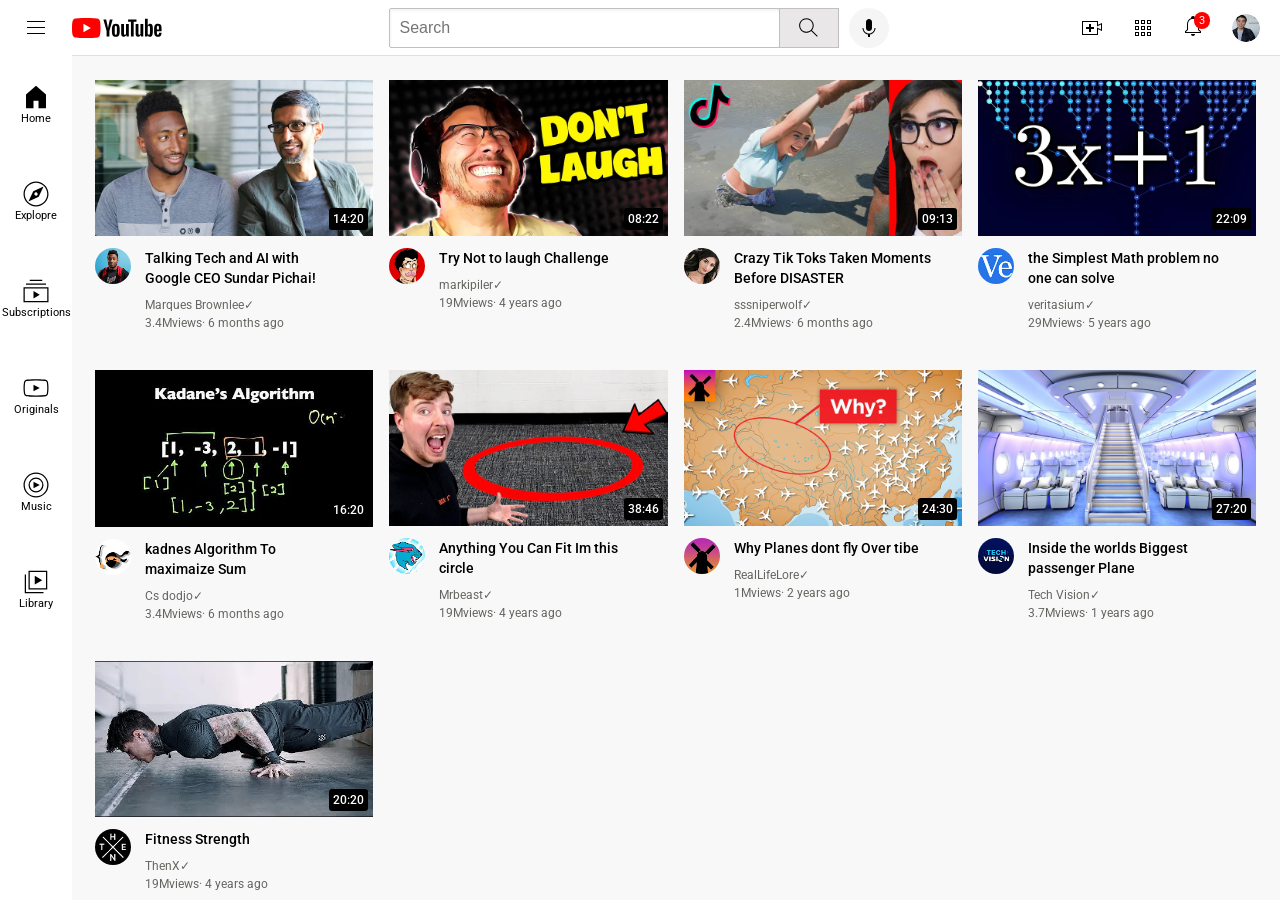
<file: index.html>
<!DOCTYPE html>
<html>
    <head>
      <title>youtube.com clone</title>

      <link rel="preconnect" href="https://fonts.googleapis.com">
      <link rel="preconnect" href="https://fonts.gstatic.com" crossorigin>
      <link href="https://fonts.googleapis.com/css2?family=Roboto:ital,wght@0,100..900;1,100..900&display=swap" rel="stylesheet">

    <link rel="stylesheet" href="styles/general.css">
    <link rel="stylesheet" href="styles/header.css">
    <link rel="stylesheet" href="styles/video.css">
    <link rel="stylesheet" href="styles/sidebar.css">

  </head>

  <body>
<div class="header">
      <div class="left-section">
       <img class="hamburgar-menu" src="icons/hamburger-menu.svg">

       <img class="youtube-logo" src="icons/youtube-logo.svg">
      </div>
    <div class="middle-section">
        <input class="search-bar" type="text" placeholder="Search">
        <button class="search-button">
          <img class="search-icon" src="icons/search.svg">
        <div class="tooltip">search</div>
        </button> 
        <button class="voice-search-button">
          <img class="voice-search-icon" src="icons/voice-search-icon.svg">
        <div class="tooltip">search with your Voice</div>
        </button>
    </div>

    <div class="right-section"> 
      <div class="upload-icon-container">
        <img class="upload-icon" src="icons/upload.svg">
          <div class="tooltip">
           Create</div>
      </div>
      <div class="youtube-container">
        <img class="youtube-apps-icon" src="icons/youtube-apps.svg">
         <div class="tooltip">youtube Apps</div>
        </div>
      <div class="notifications-icon-container">
         <img class="notification-icon" src="icons/notifications.svg">
      
         <div class="notifications-count">3</div>
  </div>
     
      <img class="current-user-picture" src="channel-pictures/my-channel.jpeg">
    </div>
</div>

<div class="sidebar">
  <div class="sidebar-link">
    <img src="icons/home.svg">
    <div>Home</div>
  </div>
  <div class="sidebar-link">
    <img src="icons/explore.svg">
    <div>Explopre</div>
  </div>
  <div class="sidebar-link">
    <img src="icons/subscriptions.svg">
        <div>Subscriptions</div>

  </div>
  <div class="sidebar-link">
    <img src="icons/originals.svg">
        <div>Originals</div>

  </div>
  <div class="sidebar-link">
    <img src="icons/youtube-music.svg">
        <div>Music</div>

  </div>
  <div class="sidebar-link">
    <img src="icons/library.svg">
        <div>Library</div>

  </div>
  
</div>
      
<div class="video-grid">
  <div class="video-preview">


      <div class="thumbnail-row">
        <img class="thumbnail" src="thumbnails/thumbnail-1.webp">

        <div class="video-time">14:20</div>
      </div>

      

    <div class="video-info-grid">
      <div class="channel-picture">
       <a href="https://youtu.be/n2RNcPRtAiY?si=woRiI_01YqZJhtW2" target="_blank">
    <img class="profile-picture" src="channel-pictures/channel-1.jpeg" alt="Channel 1">
</a>
      </div>

        <div class="video-info">
        
           <p class="video-title">
             Talking Tech and AI with Google CEO Sundar Pichai!
          </p>

           <p class="video-author">
           Marques Brownlee&#10003;
           </p>
           <p class="video-stats">
           3.4Mviews&#183; 6 months ago
           </p>
        </div>
      </div>
    </div>

  


<div class="video-preview">
     
      <div class="thumbnail-row">
         <img class="thumbnail" src="thumbnails/thumbnail-2.webp">
          <div class="video-time">08:22</div>
       </div>
    <div class="video-info-grid">
       <div class="channel-picture">
         <a href="https://youtu.be/aO4dTgt47No?si=4YGn72llvrhKulPn"><img class="profile-picture" src="channel-pictures/channel-2.jpeg"></a>
       </div>

      <div class="video-info">

         <p class="video-title">
           Try Not to laugh Challenge
         </p>

          <p class="video-author">
             markipiler&#10003;
          </p>
        
          <p class="video-stats">
            19Mviews&#183; 4 years ago
          </p>
      </div>
    </div>
</div>

<div class="video-preview">


      <div class="thumbnail-row">
        <img class="thumbnail" src="thumbnails/thumbnail-3.webp">
         <div class="video-time">09:13</div>
      </div>
  <div class="video-info-grid">
      <div class="channel-picture">
        <a href="https://youtu.be/FgjPQQeTh1w?si=vJfqPqQ7YG_mV8ce"><img class="profile-picture" src="channel-pictures/channel-3.jpeg"></a>
      </div>

        <div class="video-info">
        
           <p class="video-title">
           Crazy Tik Toks Taken Moments Before DISASTER
                  
          </p>

           <p class="video-author">
           sssniperwolf&#10003;
           </p>
           <p class="video-stats">
           2.4Mviews&#183; 6 months ago
           </p>
        </div>
  </div>
</div>
  


    <div class="video-preview">
     
       <div class="thumbnail-row">
         <img class="thumbnail" src="thumbnails/thumbnail-4.webp">
          <div class="video-time">22:09</div>
       </div>
      <div class="video-info-grid">
       <div class="channel-picture">
         <a href="https://youtu.be/094y1Z2wpJg?si=UKwNfG6WE4GSM2Y-"><img class="profile-picture" src="channel-pictures/channel-4.jpeg"></a>
       </div>

        <div class="video-info">

         <p class="video-title">
           the Simplest Math problem no one can solve
         </p>

          <p class="video-author">
             veritasium&#10003;
          </p>
        
          <p class="video-stats">
            29Mviews&#183; 5 years ago
          </p>
        </div>
      </div>
    </div>

    <div class="video-preview">


      <div class="thumbnail-row">
        <img class="thumbnail" src="thumbnails/thumbnail-5.webp">
         <div class="video-time">16:20</div>
      </div>
      <div class="video-info-grid">
      <div class="channel-picture">
         <a href="https://youtu.be/86CQq3pKSUw?si=J9tAAZOXP_d01NgJ"><img class="profile-picture" src="channel-pictures/channel-5.jpeg"></a>
      </div>

        <div class="video-info">
        
           <p class="video-title">
            kadnes Algorithm To maximaize Sum
          </p>

           <p class="video-author">
           Cs dodjo&#10003;
           </p>
           <p class="video-stats">
           3.4Mviews&#183; 6 months ago
           </p>
        </div>
      </div>
    </div>


    <div class="video-preview">
     
      <div class="thumbnail-row">
         <img class="thumbnail" src="thumbnails/thumbnail-6.webp">
          <div class="video-time">38:46</div>
       </div>
    <div class="video-info-grid">
       <div class="channel-picture">
         <a href="https://youtu.be/yXWw0_UfSFg?si=hYJ8ei3p35fbCi4G"><img class="profile-picture" src="channel-pictures/channel-6.jpeg"></a>
       </div>

      <div class="video-info">

         <p class="video-title">
          Anything You Can Fit Im this circle
         </p>

          <p class="video-author">
             Mrbeast&#10003;
          </p>
        
          <p class="video-stats">
            19Mviews&#183; 4 years ago
          </p>
      </div>
    </div>
  </div>


  <div class="video-preview">
     
      <div class="thumbnail-row">
         <img class="thumbnail" src="thumbnails/thumbnail-7.webp">
          <div class="video-time">24:30</div>
       </div>
    <div class="video-info-grid">
       <div class="channel-picture">
         <a href="https://youtu.be/fNVa1qMbF9Y?si=OXaxhzUWhtP4Uk7L"><img class="profile-picture" src="channel-pictures/channel-7.jpeg"></a>
       </div>

      <div class="video-info">

         <p class="video-title">
          Why Planes dont fly Over tibe
         </p>

          <p class="video-author">
             RealLifeLore&#10003;
          </p>
        
          <p class="video-stats">
            1Mviews&#183; 2 years ago
          </p>
      </div>
    </div>
  </div>

  <div class="video-preview">
     
      <div class="thumbnail-row">
         <img class="thumbnail" src="thumbnails/thumbnail-8.webp">
          <div class="video-time">27:20</div>
       </div>
    <div class="video-info-grid">
       <div class="channel-picture">
         <a href="https://youtu.be/lFm4EM1juls?si=xwi9Np_R4IUTab22"><img class="profile-picture" src="channel-pictures/channel-8.jpeg"></a>
       </div>

      <div class="video-info">

         <p class="video-title">
           Inside the worlds Biggest passenger Plane
         </p>

          <p class="video-author">
             Tech Vision&#10003;
          </p>
        
          <p class="video-stats">
            3.7Mviews&#183; 1 years ago
          </p>
      </div>
    </div>
</div>


    <div class="video-preview">
     
       <div class="thumbnail-row">
         <img class="thumbnail" src="thumbnails/thumbnail-9.webp">
          <div class="video-time">20:20</div>
       </div>
      <div class="video-info-grid">
       <div class="channel-picture">
         <a href="https://youtu.be/ixmxOlcrlUc?si=N2TFG11ZL24p_fci"><img class="profile-picture" src="channel-pictures/channel-9.jpeg"></a>
       </div>

        <div class="video-info">

         <p class="video-title">
           Fitness Strength
         </p>

          <p class="video-author">
             ThenX&#10003;
          </p>
        
          <p class="video-stats">
            19Mviews&#183; 4 years ago
          </p>
        </div>
      </div>
    </div>
  </div>

     
  </body>
</html>
</file>
<file: styles/general.css>
p{
     margin-top: 0;
     margin-bottom: 0;
    }
    
body {
    font-family: Roboto, Arial;
    margin: 0;
    padding-top: 80px;
    padding-left: 95px;
    padding-right: 24px;
    background-color: rgb(248, 248, 248);
}
</file>
<file: styles/header.css>
.header{
    height: 55px;

    display: flex;
    flex-direction: row;
    justify-content: space-between;
    z-index: 100;

    position: fixed;
    top: 0;
    left: 0;
    right: 0;
     background-color: white;
     border-bottom-width:1px ;
     border-bottom-style: solid;
     border-bottom-color: rgb(224, 222, 222);
}

.left-section{   
    align-items: center;
    display: flex;
}
.hamburgar-menu{
     height: 24px;
     margin-left: 24px;
     margin-right: 24px;

}

.youtube-logo{
    height: 20px;
}
.middle-section{
    flex: 1;
    margin-left: 70px;
    margin-right: 35px;
    max-width: 500px;
    display: flex;
    align-items: center;
}

.search-bar{
    width: 0;
    flex: 1;
    height: 36px;
    padding-left: 10px;
    font-size: 16px;
    border: 1px solid rgb(192, 192, 192);
    border-radius: 2px;
    box-shadow: inset 1px 2px 3px rgba(0,0,0,0.05);
}

.search-bar::placeholder{
    font-size: 16px;
}
.search-button{
    height: 40px;
    width: 60px;
    background-color: rgb(233, 231, 231);
    border-width: 1px;
    border-style: solid;
    border-color: rgb(192, 192, 192);
    margin-left: -1px;
    margin-right: 10px;

    
}

.search-button,
.voice-search-button,
.upload-icon-container,
.youtube-container{
    display: flex;
    justify-content: center;
    align-items: center;
    position: relative;
}

.search-button .tooltip,
.voice-search-button .tooltip,
.upload-icon-container .tooltip,
.youtube-container .tooltip{
    font-family: Roboto, Arial;
    position: absolute;
    background-color: gray;
    color: white;
    padding-top: 4px;
    padding-bottom: 4px;
    padding-right: 8px;
    padding-left: 8px;
    border-radius: 4px;
    font-size: 12px;
    bottom: -30px;
    opacity: 0;
    transition: opacity 0.15s;
    pointer-events: none;
    white-space: nowrap;
}

.search-button:hover .tooltip,
.voice-search-button:hover .tooltip,
.upload-icon-container:hover .tooltip,
.youtube-container:hover .tooltip{
    opacity: 1;
}

.search-icon{
    height: 25px;
   
    
}

.voice-search-button{
    height: 40px;
    width: 40px;
    border-radius: 20px;
    border: none;
    background-color: rgb(245,245,245);
}

.voice-search-icon{
    height: 24px;
    
}

.right-section{
    width: 180px;
    display: flex;
    align-items: center;
    justify-content: space-between;
    margin-right: 20px;
    flex: shrink 0;

}
.upload-icon{
    height: 24px;

}

.youtube-apps-icon{
    height: 24px;
}


.notification-icon{
    height: 24px;
}

.notifications-icon-container{
    position: relative;
}

.notifications-count{
    position: absolute;
    top: -2px;
    right: -5px;
    background-color: red;
    color: white;
    font-family: Roboto, Arial;
    font-size: 11px;
    padding-left: 5px;
    padding-right:  5px ;
    padding-bottom: 2px;
    padding-top: 2px;
    border-radius: 10px;
}
.current-user-picture{
    height: 28px;
    border-radius: 16px;
}
</file>
<file: styles/video.css>
.thumbnail{
         width: 100%;
          
                    
        }
    

        .video-title{
          margin-top: 0;
          font-size: 14px;
          font-weight: 500;
          line-height: 20px;
          margin-bottom: 10px;        
        }

      
        .video-info-grid{
          display: grid;
          grid-template-columns: 50px 1fr;
        }

        .channel-picture{
        
         vertical-align: top;
        }

        .video-info{
          display: inline-block;
          width: 200px;
        }

      .profile-picture{
        width: 36px;
        border-radius: 50px;
      }
      
      .thumbnail-row{
        margin-bottom: 8px;
        position: relative;
      }
      .video-author,
      .video-stats{
        font-size: 12px;
        color: rgb(100,100,96);
      }

      .video-author{
        margin-bottom: 4px;
      }
      .video-grid{
        display: grid;
        grid-template-columns: 1fr 1fr 1fr;
        column-gap: 16px;
        row-gap: 40px;
      }

      @media (max-width: 750px){
        .video-grid{
          grid-template-columns: 1fr 1fr;
        }
      }

      @media (min-width: 751px) and (max-width: 999px) {
        .video-grid{
          grid-template-columns: 1fr 1fr 1fr;
        }
      }

      @media (min-width: 1000px){
        .video-grid{
          grid-template-columns: 1fr 1fr 1fr 1fr;
        }
      }

      

      .video-time{
        background-color: black;
        color: white;
        position: absolute;
        bottom: 10px;
        right: 5px;
        font-family: Roboto, Arial;
        font-size: 12px;
        font-weight: 500;
        padding: 4px;
        border-radius: 3px;
      }
</file>
<file: styles/sidebar.css>
.sidebar{
    position: fixed;
    left: 0;
    bottom: 0;
    top: 55px;
    background-color: white;
    width: 72px;
    z-index: 100;
}

.sidebar-link{
    height: 97px;
     display: flex;
    justify-content: center;
    align-items: center;
    flex-direction: column;
}
    


.sidebar-link:hover{
    background-color: rgb(231, 230, 230);
}

.sidebar-link img{
    height: 30px;
   
}

.sidebar-link div{
    font-size: 11px;
    display: flex;
    justify-content: center;
    align-items: center;
}
</file>
